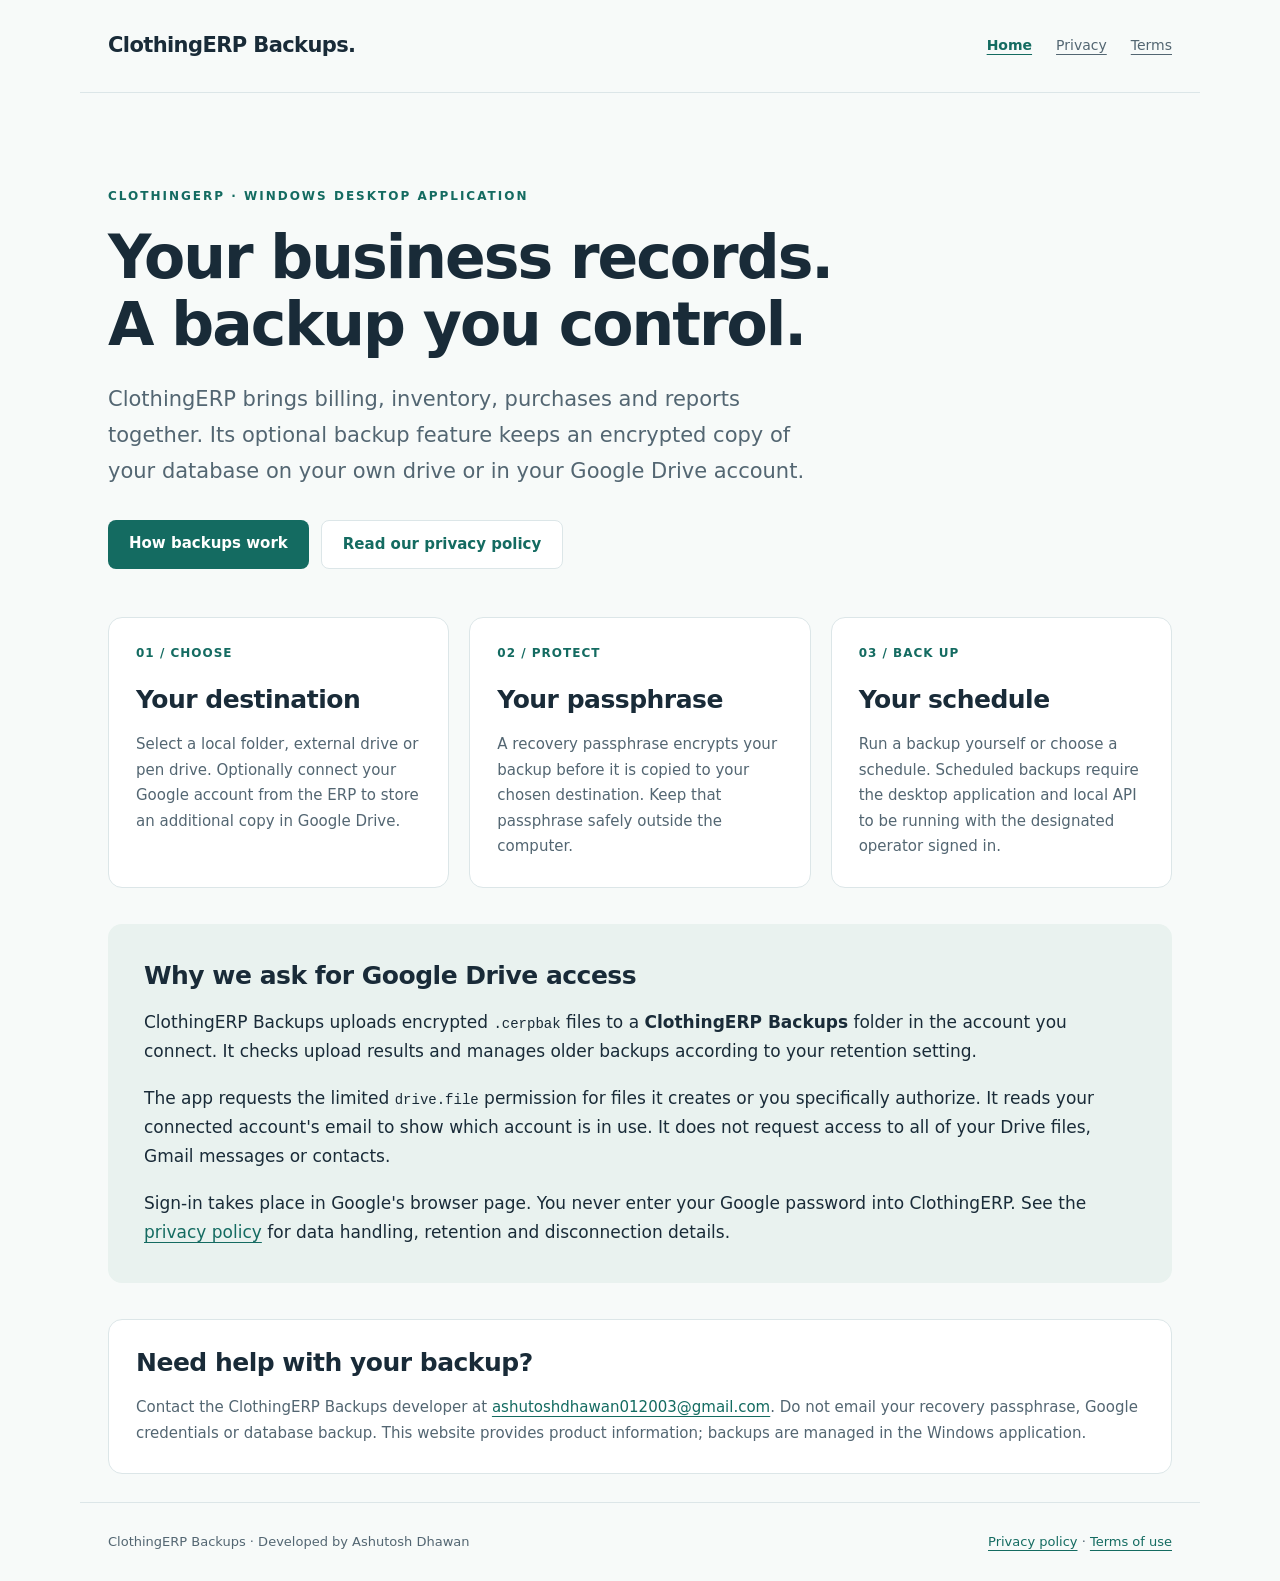
<file: index.html>
<!doctype html>
<html lang="en"><head><meta charset="utf-8"><meta name="viewport" content="width=device-width, initial-scale=1"><title>ClothingERP Backups | Business records, backed up</title><meta name="description" content="ClothingERP Backups creates encrypted database backups on a local drive or in your own Google Drive account."><link rel="stylesheet" href="styles.css"></head><body>
<a class="skip" href="#main">Skip to content</a>
<header><a class="brand" href="index.html">ClothingERP Backups<span aria-hidden="true">.</span></a><nav aria-label="Main navigation"><a href="index.html" aria-current="page">Home</a><a href="privacy.html">Privacy</a><a href="terms.html">Terms</a></nav></header>
<main id="main"><section class="hero"><p class="eyebrow">ClothingERP · Windows desktop application</p><h1>Your business records.<br>A backup you control.</h1><p class="lead">ClothingERP brings billing, inventory, purchases and reports together. Its optional backup feature keeps an encrypted copy of your database on your own drive or in your Google Drive account.</p><div class="actions"><a class="button" href="#how-it-works">How backups work</a><a class="button secondary" href="privacy.html">Read our privacy policy</a></div></section>
<div class="grid" id="how-it-works"><section class="card"><span class="number">01 / CHOOSE</span><h2>Your destination</h2><p>Select a local folder, external drive or pen drive. Optionally connect your Google account from the ERP to store an additional copy in Google Drive.</p></section><section class="card"><span class="number">02 / PROTECT</span><h2>Your passphrase</h2><p>A recovery passphrase encrypts your backup before it is copied to your chosen destination. Keep that passphrase safely outside the computer.</p></section><section class="card"><span class="number">03 / BACK UP</span><h2>Your schedule</h2><p>Run a backup yourself or choose a schedule. Scheduled backups require the desktop application and local API to be running with the designated operator signed in.</p></section></div>
<section class="panel"><h2>Why we ask for Google Drive access</h2><p>ClothingERP Backups uploads encrypted <code>.cerpbak</code> files to a <strong>ClothingERP Backups</strong> folder in the account you connect. It checks upload results and manages older backups according to your retention setting.</p><p>The app requests the limited <code>drive.file</code> permission for files it creates or you specifically authorize. It reads your connected account's email to show which account is in use. It does not request access to all of your Drive files, Gmail messages or contacts.</p><p>Sign-in takes place in Google's browser page. You never enter your Google password into ClothingERP. See the <a href="privacy.html">privacy policy</a> for data handling, retention and disconnection details.</p></section>
<section class="card"><h2>Need help with your backup?</h2><p>Contact the ClothingERP Backups developer at <a href="mailto:ashutoshdhawan012003@gmail.com">ashutoshdhawan012003@gmail.com</a>. Do not email your recovery passphrase, Google credentials or database backup. This website provides product information; backups are managed in the Windows application.</p></section></main>
<footer><span>ClothingERP Backups · Developed by Ashutosh Dhawan</span><span><a href="privacy.html">Privacy policy</a> · <a href="terms.html">Terms of use</a></span></footer></body></html>
</file>
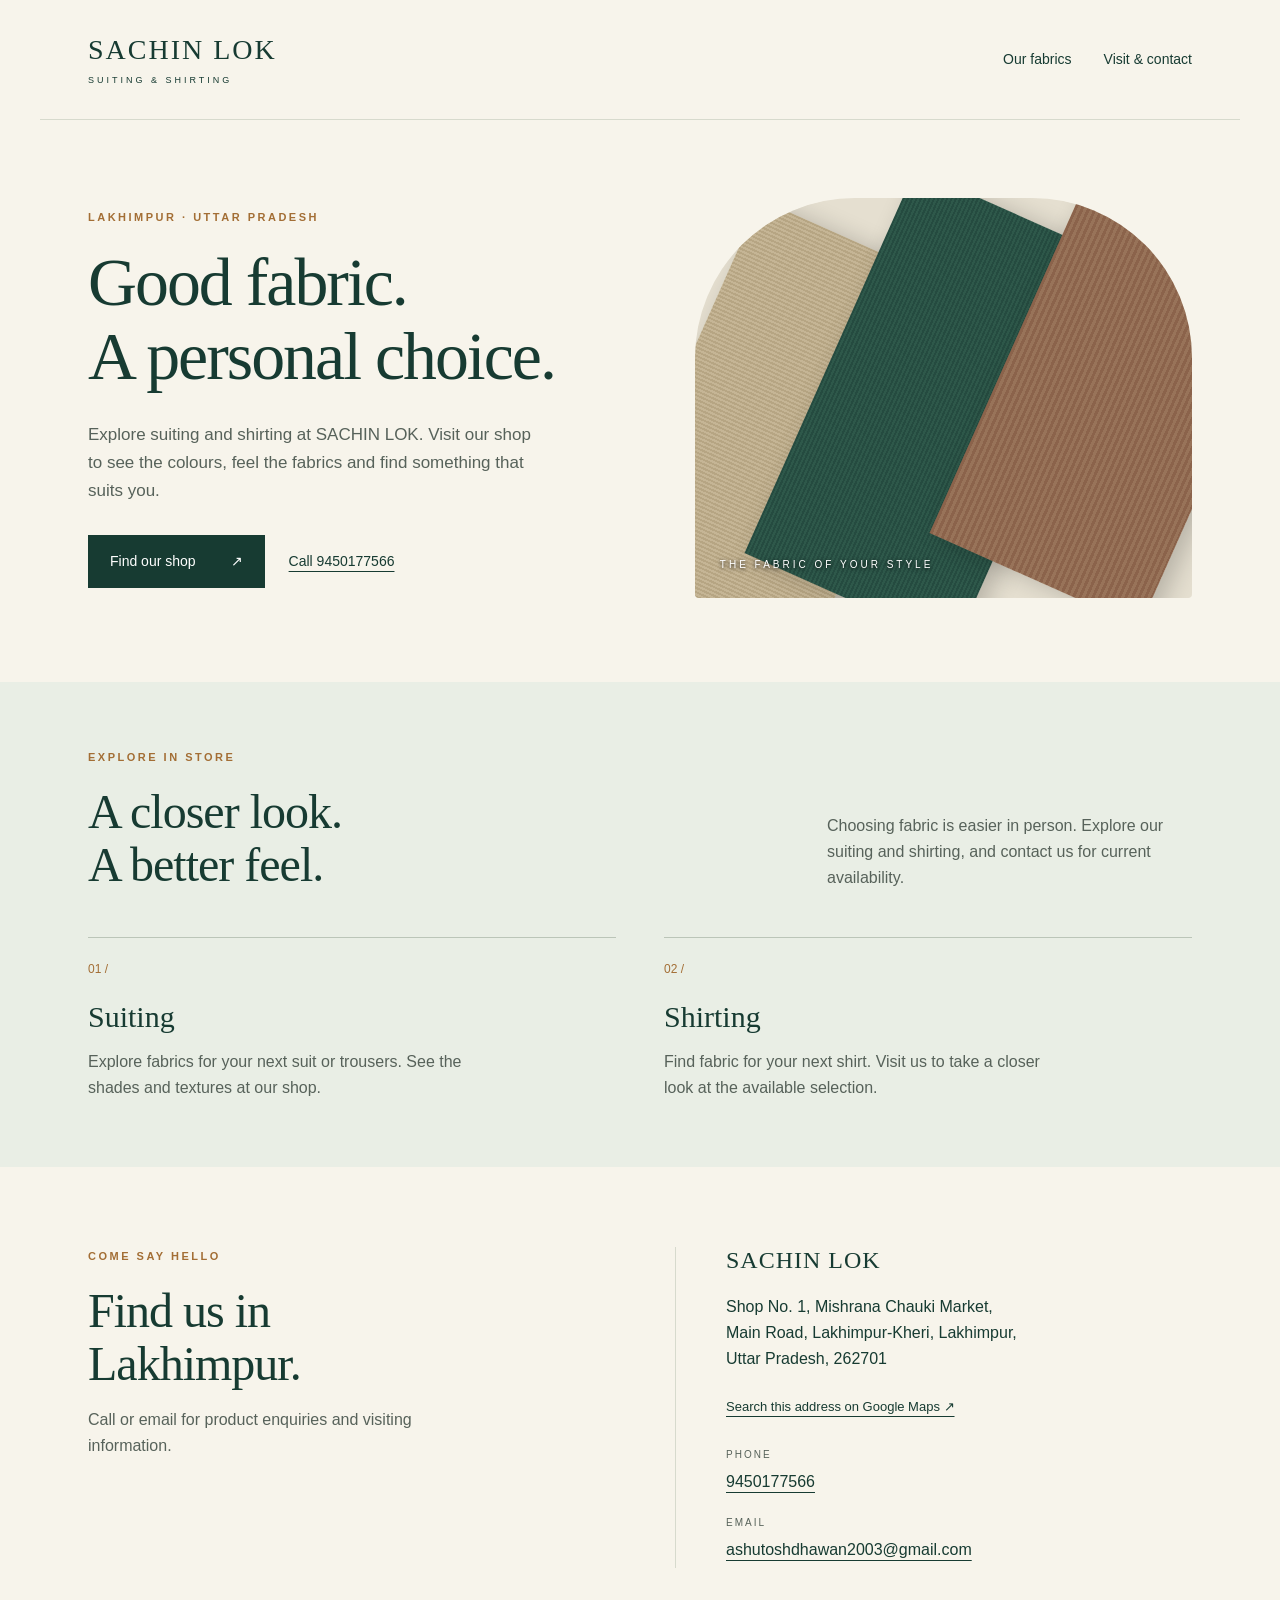
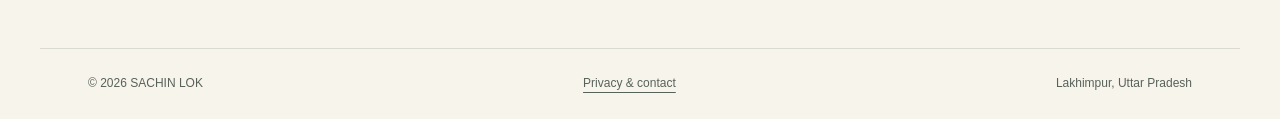
<file: sachinlok/index.html>
<!doctype html>
<html lang="en">
<head>
  <meta charset="utf-8">
  <meta name="viewport" content="width=device-width, initial-scale=1">
  <meta name="description" content="SACHIN LOK — suiting and shirting in Lakhimpur, Uttar Pradesh. Visit Shop No. 1, Mishrana Chauki Market, Main Road, or call 9450177566.">
  <meta name="theme-color" content="#173b32">
  <title>SACHIN LOK | Suiting &amp; Shirting · Lakhimpur</title>
  <link rel="stylesheet" href="styles.css">
</head>
<body>
  <a class="skip" href="#main">Skip to content</a>
  <header class="wrap header">
    <a class="brand" href="./" aria-label="Sachin Lok home">SACHIN LOK<span>SUITING &amp; SHIRTING</span></a>
    <nav aria-label="Main navigation"><a href="#fabrics">Our fabrics</a><a href="#visit">Visit &amp; contact</a></nav>
  </header>
  <main id="main">
    <section class="wrap hero" aria-labelledby="intro">
      <div>
        <p class="eyebrow">LAKHIMPUR · UTTAR PRADESH</p>
        <h1 id="intro">Good fabric.<br>A personal choice.</h1>
        <p class="lead">Explore suiting and shirting at SACHIN LOK. Visit our shop to see the colours, feel the fabrics and find something that suits you.</p>
        <div class="actions"><a class="button" href="#visit">Find our shop <span aria-hidden="true">↗</span></a><a class="text-link" href="tel:+919450177566">Call 9450177566</a></div>
      </div>
      <div class="textile" aria-hidden="true"><div class="swatch swatch-one"></div><div class="swatch swatch-two"></div><div class="swatch swatch-three"></div><span>THE FABRIC OF YOUR STYLE</span></div>
    </section>
    <section class="fabric-section" id="fabrics">
      <div class="wrap">
        <p class="eyebrow">EXPLORE IN STORE</p>
        <div class="section-heading"><h2>A closer look.<br>A better feel.</h2><p>Choosing fabric is easier in person. Explore our suiting and shirting, and contact us for current availability.</p></div>
        <div class="fabric-grid">
          <article><span class="number">01 /</span><h3>Suiting</h3><p>Explore fabrics for your next suit or trousers. See the shades and textures at our shop.</p></article>
          <article><span class="number">02 /</span><h3>Shirting</h3><p>Find fabric for your next shirt. Visit us to take a closer look at the available selection.</p></article>
        </div>
      </div>
    </section>
    <section class="wrap visit" id="visit">
      <div><p class="eyebrow">COME SAY HELLO</p><h2>Find us in<br>Lakhimpur.</h2><p>Call or email for product enquiries and visiting information.</p></div>
      <div class="contact">
        <h3>SACHIN LOK</h3>
        <address>Shop No. 1, Mishrana Chauki Market,<br>Main Road, Lakhimpur-Kheri, Lakhimpur,<br>Uttar Pradesh, 262701</address>
        <a class="directions" href="https://www.google.com/maps/search/?api=1&amp;query=Shop%20No.%201%2C%20Mishrana%20Chauki%20Market%2C%20Main%20Road%2C%20Lakhimpur-Kheri%2C%20Lakhimpur%2C%20Uttar%20Pradesh%20262701" target="_blank" rel="noopener noreferrer">Search this address on Google Maps ↗</a>
        <dl><dt>PHONE</dt><dd><a href="tel:+919450177566">9450177566</a></dd><dt>EMAIL</dt><dd><a href="mailto:ashutoshdhawan2003@gmail.com">ashutoshdhawan2003@gmail.com</a></dd></dl>
      </div>
    </section>
  </main>
  <footer class="wrap footer"><span>© 2026 SACHIN LOK</span><a href="privacy.html">Privacy &amp; contact</a><span>Lakhimpur, Uttar Pradesh</span></footer>
</body>
</html>
</file>
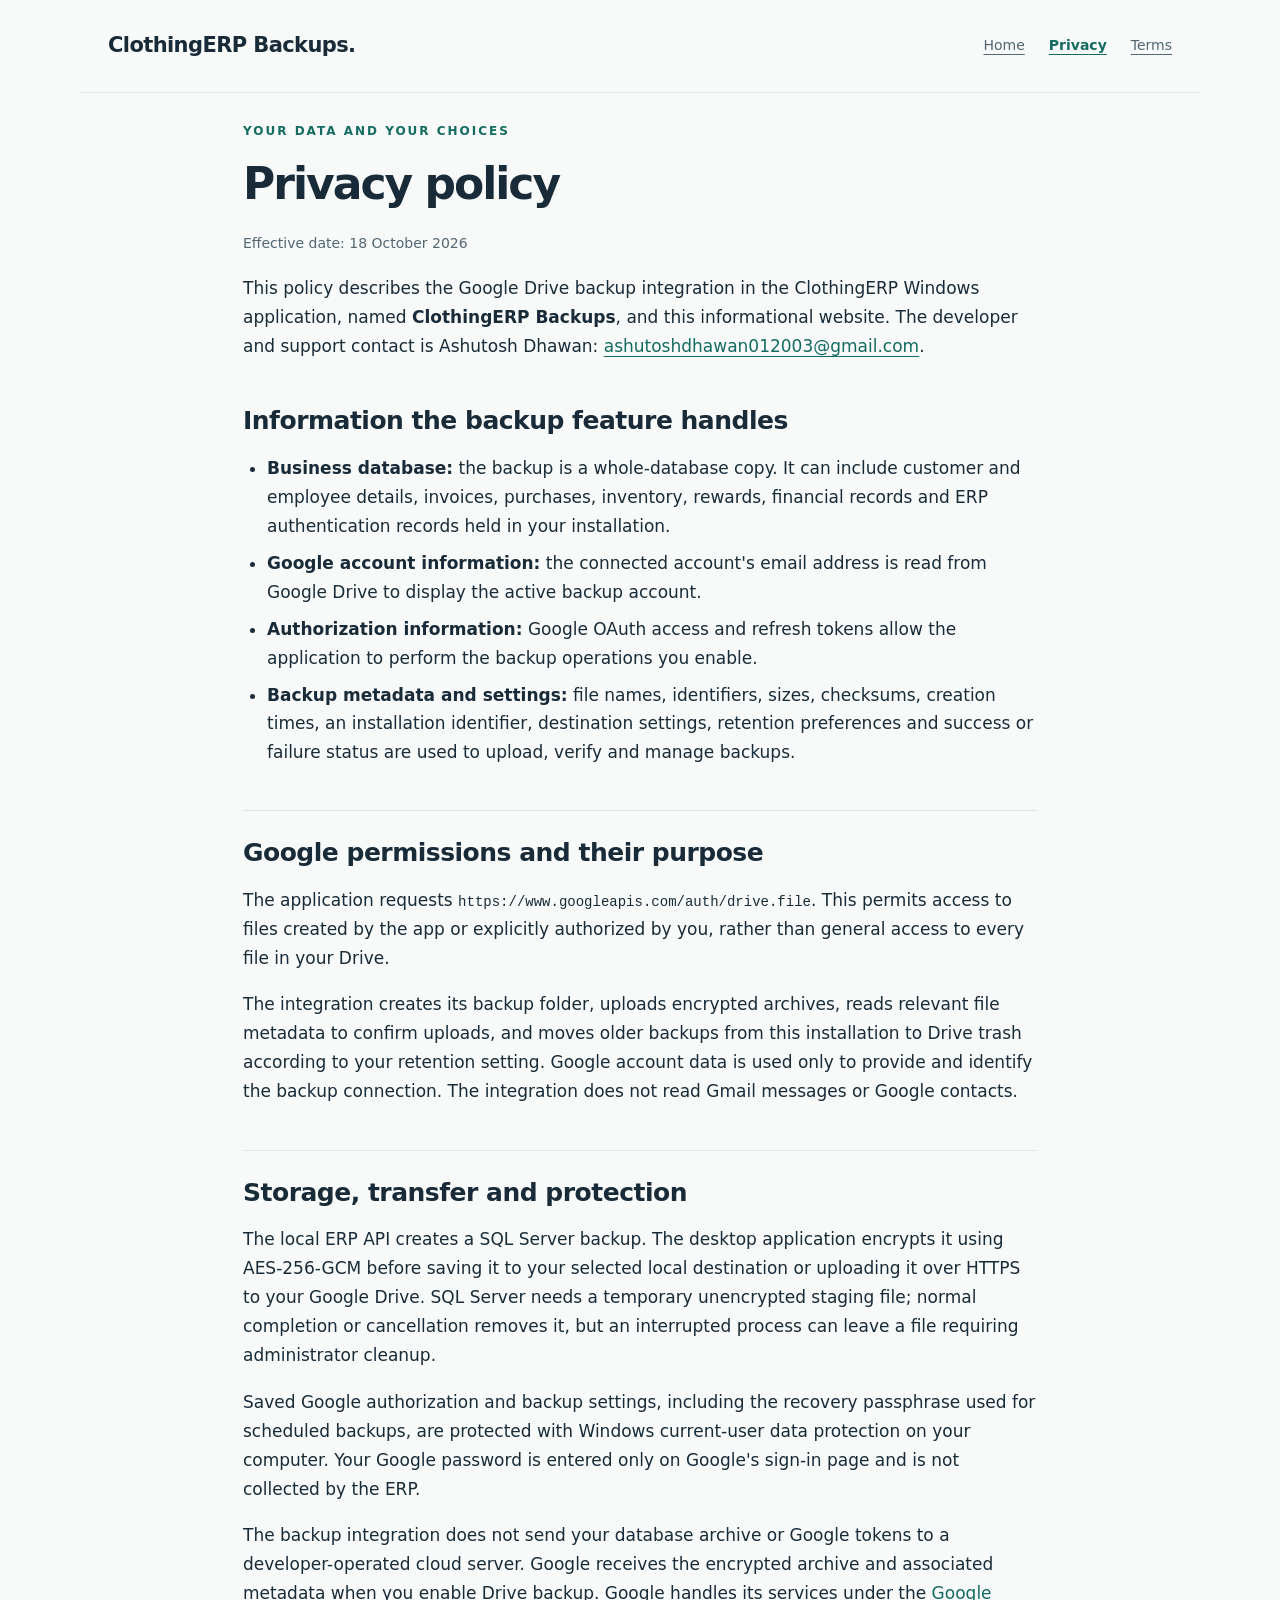
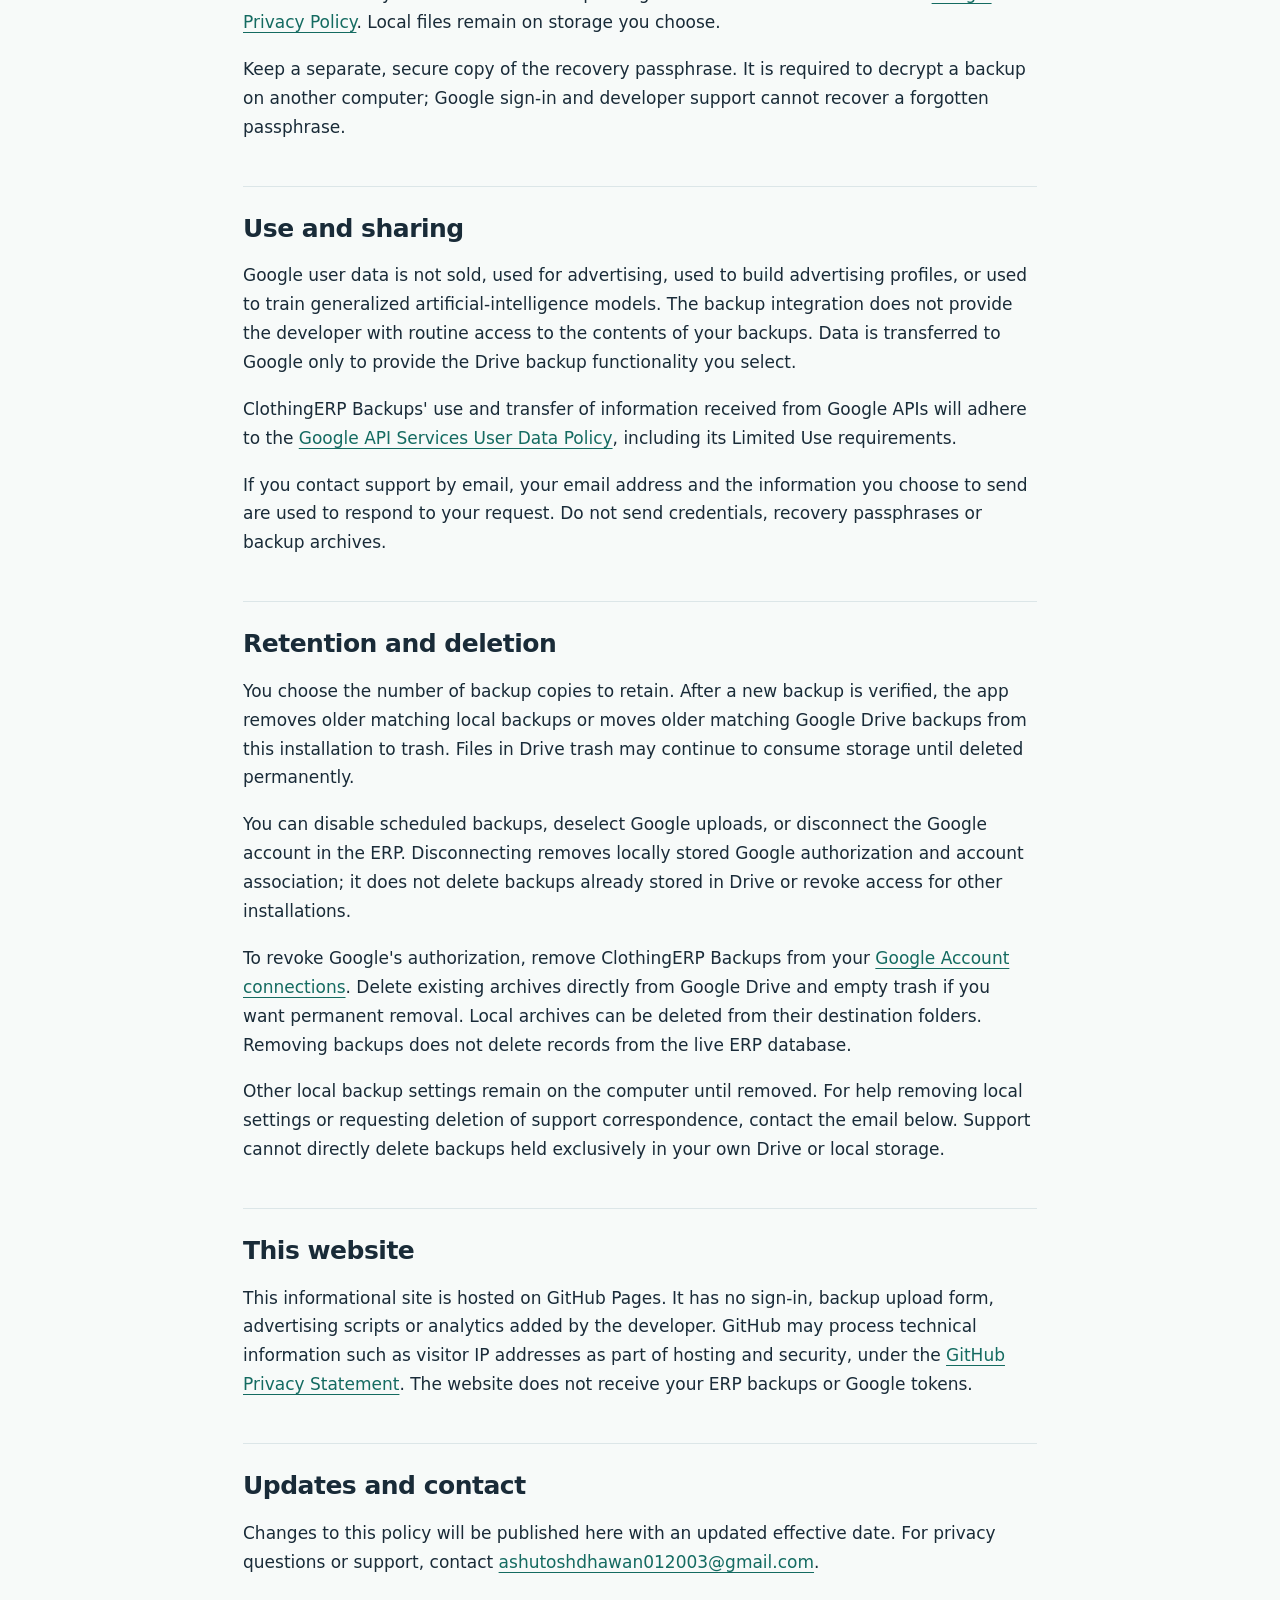
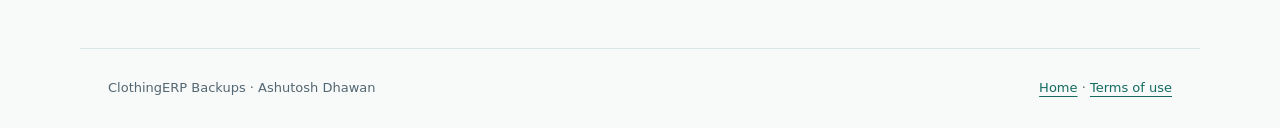
<file: privacy.html>
<!doctype html>
<html lang="en"><head><meta charset="utf-8"><meta name="viewport" content="width=device-width, initial-scale=1"><title>Privacy policy | ClothingERP Backups</title><meta name="description" content="How ClothingERP Backups uses Google Drive permissions, protects backup files, and handles retention and deletion."><link rel="stylesheet" href="styles.css"></head><body><a class="skip" href="#main">Skip to content</a><header><a class="brand" href="index.html">ClothingERP Backups.</a><nav aria-label="Main navigation"><a href="index.html">Home</a><a href="privacy.html" aria-current="page">Privacy</a><a href="terms.html">Terms</a></nav></header>
<main class="legal" id="main"><p class="eyebrow">Your data and your choices</p><h1>Privacy policy</h1><p class="meta">Effective date: 18 October 2026</p><p>This policy describes the Google Drive backup integration in the ClothingERP Windows application, named <strong>ClothingERP Backups</strong>, and this informational website. The developer and support contact is Ashutosh Dhawan: <a href="mailto:ashutoshdhawan012003@gmail.com">ashutoshdhawan012003@gmail.com</a>.</p>
<section><h2>Information the backup feature handles</h2><ul><li><strong>Business database:</strong> the backup is a whole-database copy. It can include customer and employee details, invoices, purchases, inventory, rewards, financial records and ERP authentication records held in your installation.</li><li><strong>Google account information:</strong> the connected account's email address is read from Google Drive to display the active backup account.</li><li><strong>Authorization information:</strong> Google OAuth access and refresh tokens allow the application to perform the backup operations you enable.</li><li><strong>Backup metadata and settings:</strong> file names, identifiers, sizes, checksums, creation times, an installation identifier, destination settings, retention preferences and success or failure status are used to upload, verify and manage backups.</li></ul></section>
<section><h2>Google permissions and their purpose</h2><p>The application requests <code>https://www.googleapis.com/auth/drive.file</code>. This permits access to files created by the app or explicitly authorized by you, rather than general access to every file in your Drive.</p><p>The integration creates its backup folder, uploads encrypted archives, reads relevant file metadata to confirm uploads, and moves older backups from this installation to Drive trash according to your retention setting. Google account data is used only to provide and identify the backup connection. The integration does not read Gmail messages or Google contacts.</p></section>
<section><h2>Storage, transfer and protection</h2><p>The local ERP API creates a SQL Server backup. The desktop application encrypts it using AES-256-GCM before saving it to your selected local destination or uploading it over HTTPS to your Google Drive. SQL Server needs a temporary unencrypted staging file; normal completion or cancellation removes it, but an interrupted process can leave a file requiring administrator cleanup.</p><p>Saved Google authorization and backup settings, including the recovery passphrase used for scheduled backups, are protected with Windows current-user data protection on your computer. Your Google password is entered only on Google's sign-in page and is not collected by the ERP.</p><p>The backup integration does not send your database archive or Google tokens to a developer-operated cloud server. Google receives the encrypted archive and associated metadata when you enable Drive backup. Google handles its services under the <a href="https://policies.google.com/privacy">Google Privacy Policy</a>. Local files remain on storage you choose.</p><p>Keep a separate, secure copy of the recovery passphrase. It is required to decrypt a backup on another computer; Google sign-in and developer support cannot recover a forgotten passphrase.</p></section>
<section><h2>Use and sharing</h2><p>Google user data is not sold, used for advertising, used to build advertising profiles, or used to train generalized artificial-intelligence models. The backup integration does not provide the developer with routine access to the contents of your backups. Data is transferred to Google only to provide the Drive backup functionality you select.</p><p>ClothingERP Backups' use and transfer of information received from Google APIs will adhere to the <a href="https://developers.google.com/terms/api-services-user-data-policy">Google API Services User Data Policy</a>, including its Limited Use requirements.</p><p>If you contact support by email, your email address and the information you choose to send are used to respond to your request. Do not send credentials, recovery passphrases or backup archives.</p></section>
<section><h2>Retention and deletion</h2><p>You choose the number of backup copies to retain. After a new backup is verified, the app removes older matching local backups or moves older matching Google Drive backups from this installation to trash. Files in Drive trash may continue to consume storage until deleted permanently.</p><p>You can disable scheduled backups, deselect Google uploads, or disconnect the Google account in the ERP. Disconnecting removes locally stored Google authorization and account association; it does not delete backups already stored in Drive or revoke access for other installations.</p><p>To revoke Google's authorization, remove ClothingERP Backups from your <a href="https://myaccount.google.com/connections">Google Account connections</a>. Delete existing archives directly from Google Drive and empty trash if you want permanent removal. Local archives can be deleted from their destination folders. Removing backups does not delete records from the live ERP database.</p><p>Other local backup settings remain on the computer until removed. For help removing local settings or requesting deletion of support correspondence, contact the email below. Support cannot directly delete backups held exclusively in your own Drive or local storage.</p></section>
<section><h2>This website</h2><p>This informational site is hosted on GitHub Pages. It has no sign-in, backup upload form, advertising scripts or analytics added by the developer. GitHub may process technical information such as visitor IP addresses as part of hosting and security, under the <a href="https://docs.github.com/en/site-policy/privacy-policies/github-general-privacy-statement">GitHub Privacy Statement</a>. The website does not receive your ERP backups or Google tokens.</p></section>
<section><h2>Updates and contact</h2><p>Changes to this policy will be published here with an updated effective date. For privacy questions or support, contact <a href="mailto:ashutoshdhawan012003@gmail.com">ashutoshdhawan012003@gmail.com</a>.</p></section></main><footer><span>ClothingERP Backups · Ashutosh Dhawan</span><span><a href="index.html">Home</a> · <a href="terms.html">Terms of use</a></span></footer></body></html>
</file>
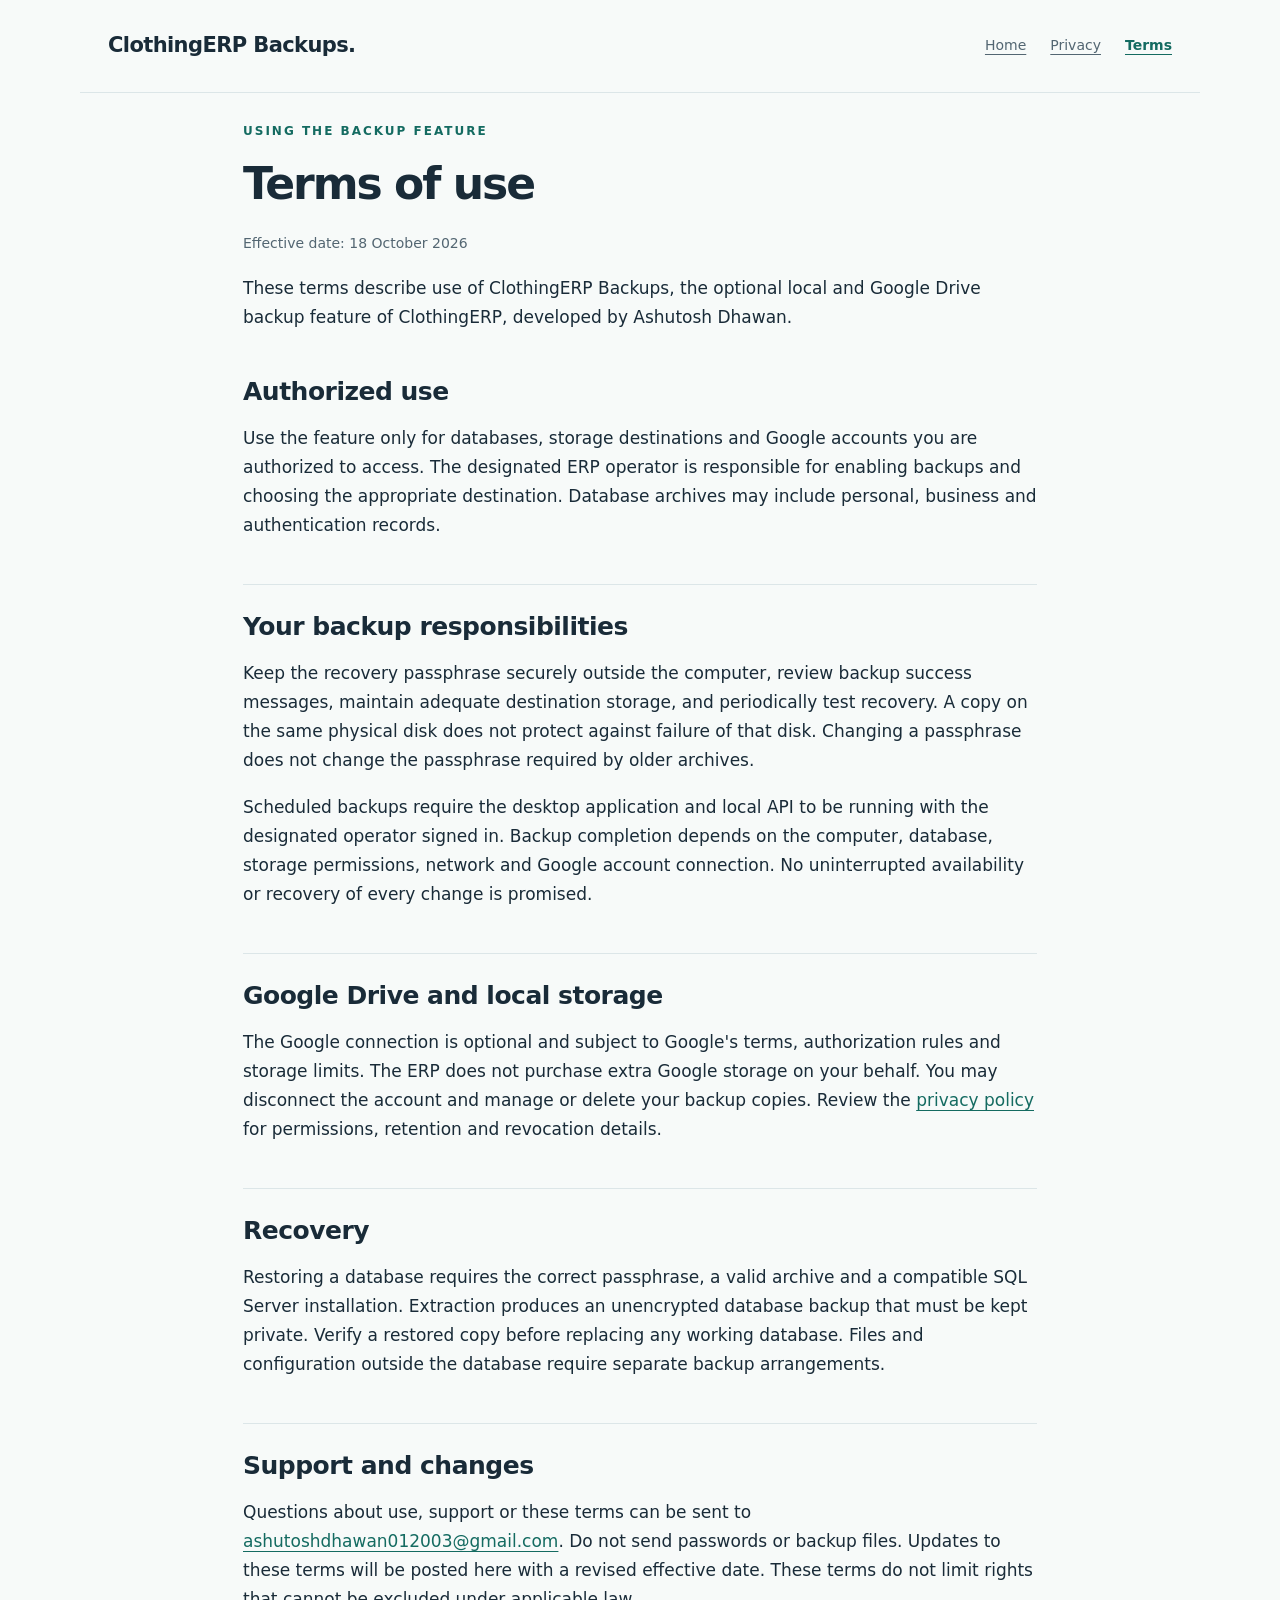
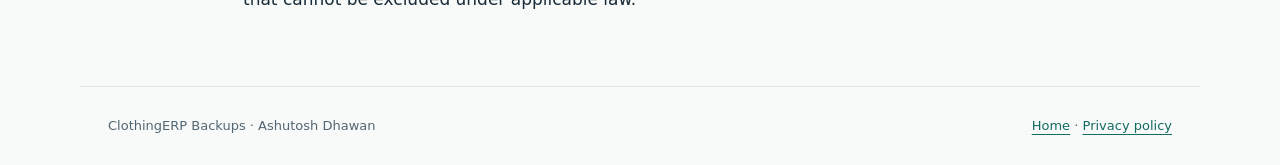
<file: terms.html>
<!doctype html>
<html lang="en"><head><meta charset="utf-8"><meta name="viewport" content="width=device-width, initial-scale=1"><title>Terms of use | ClothingERP Backups</title><meta name="description" content="Terms for using ClothingERP Backups and its optional Google Drive connection."><link rel="stylesheet" href="styles.css"></head><body><a class="skip" href="#main">Skip to content</a><header><a class="brand" href="index.html">ClothingERP Backups.</a><nav aria-label="Main navigation"><a href="index.html">Home</a><a href="privacy.html">Privacy</a><a href="terms.html" aria-current="page">Terms</a></nav></header>
<main class="legal" id="main"><p class="eyebrow">Using the backup feature</p><h1>Terms of use</h1><p class="meta">Effective date: 18 October 2026</p><p>These terms describe use of ClothingERP Backups, the optional local and Google Drive backup feature of ClothingERP, developed by Ashutosh Dhawan.</p>
<section><h2>Authorized use</h2><p>Use the feature only for databases, storage destinations and Google accounts you are authorized to access. The designated ERP operator is responsible for enabling backups and choosing the appropriate destination. Database archives may include personal, business and authentication records.</p></section>
<section><h2>Your backup responsibilities</h2><p>Keep the recovery passphrase securely outside the computer, review backup success messages, maintain adequate destination storage, and periodically test recovery. A copy on the same physical disk does not protect against failure of that disk. Changing a passphrase does not change the passphrase required by older archives.</p><p>Scheduled backups require the desktop application and local API to be running with the designated operator signed in. Backup completion depends on the computer, database, storage permissions, network and Google account connection. No uninterrupted availability or recovery of every change is promised.</p></section>
<section><h2>Google Drive and local storage</h2><p>The Google connection is optional and subject to Google's terms, authorization rules and storage limits. The ERP does not purchase extra Google storage on your behalf. You may disconnect the account and manage or delete your backup copies. Review the <a href="privacy.html">privacy policy</a> for permissions, retention and revocation details.</p></section>
<section><h2>Recovery</h2><p>Restoring a database requires the correct passphrase, a valid archive and a compatible SQL Server installation. Extraction produces an unencrypted database backup that must be kept private. Verify a restored copy before replacing any working database. Files and configuration outside the database require separate backup arrangements.</p></section>
<section><h2>Support and changes</h2><p>Questions about use, support or these terms can be sent to <a href="mailto:ashutoshdhawan012003@gmail.com">ashutoshdhawan012003@gmail.com</a>. Do not send passwords or backup files. Updates to these terms will be posted here with a revised effective date. These terms do not limit rights that cannot be excluded under applicable law.</p></section></main><footer><span>ClothingERP Backups · Ashutosh Dhawan</span><span><a href="index.html">Home</a> · <a href="privacy.html">Privacy policy</a></span></footer></body></html>
</file>
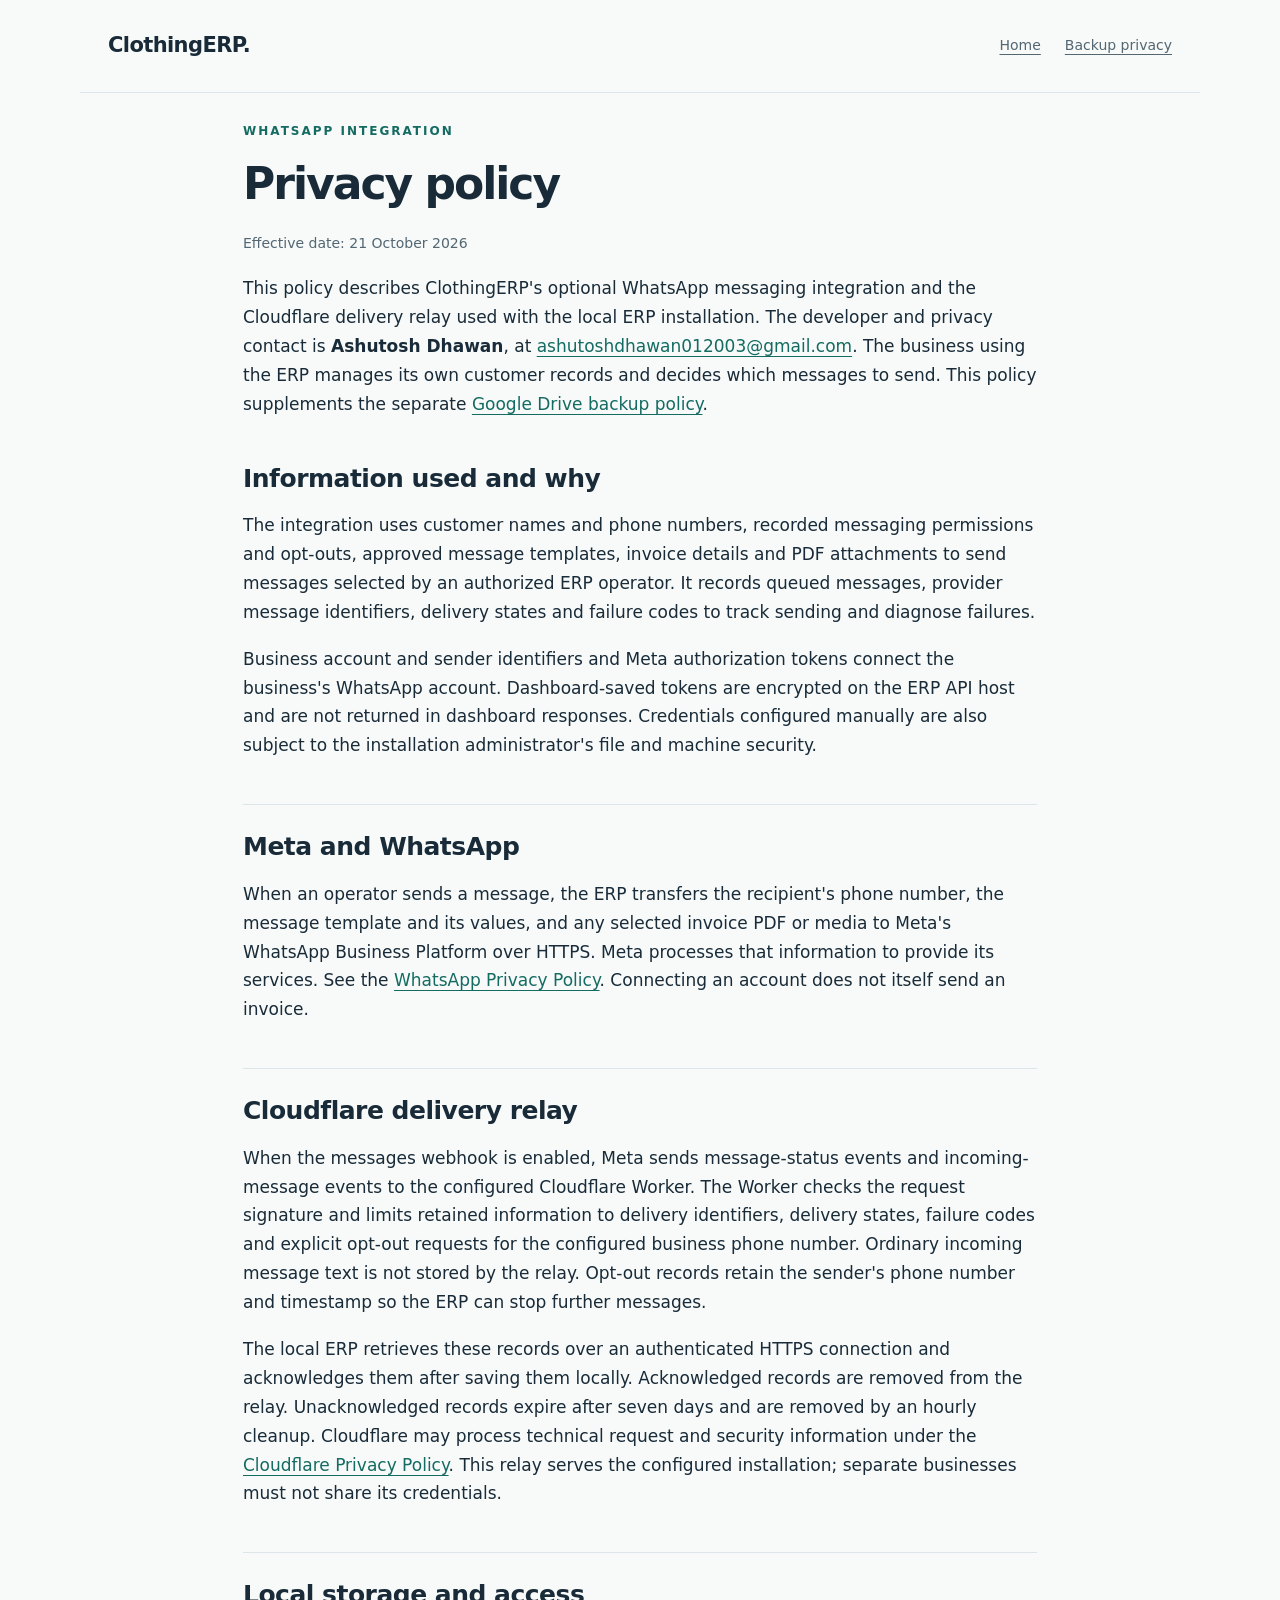
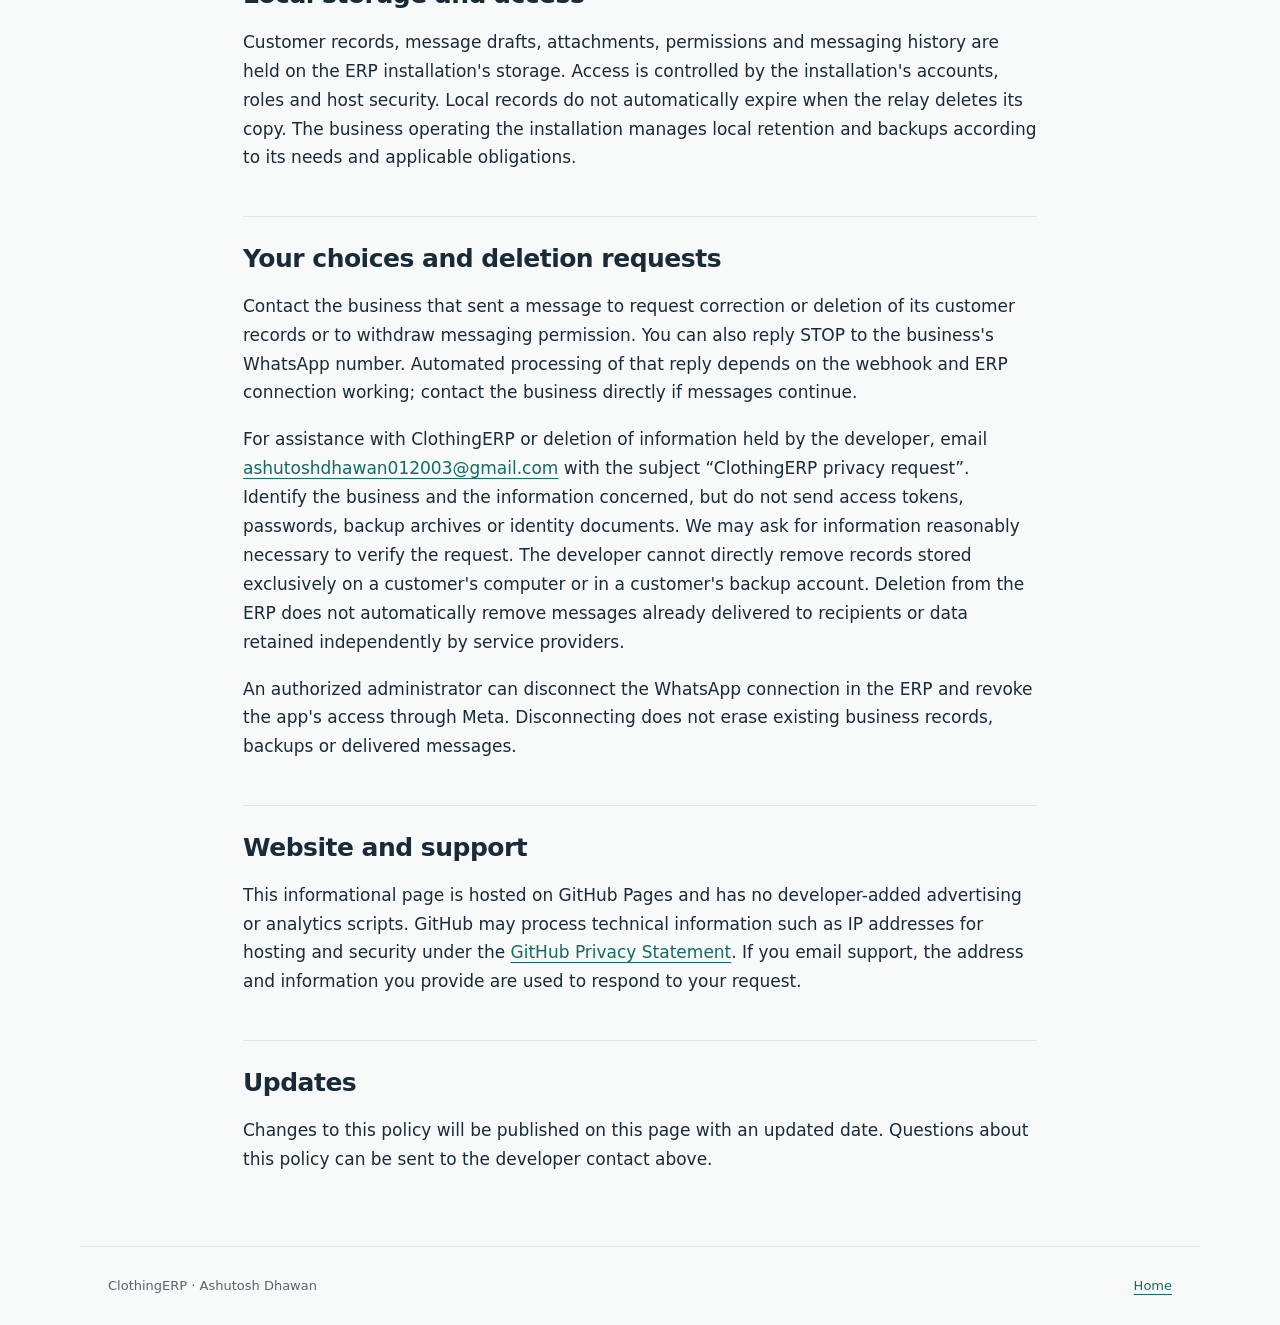
<file: whatsapp-privacy.html>
<!doctype html>
<html lang="en"><head><meta charset="utf-8"><meta name="viewport" content="width=device-width, initial-scale=1"><title>WhatsApp privacy policy | ClothingERP</title><meta name="description" content="Information handled by ClothingERP's WhatsApp integration and delivery relay."><link rel="stylesheet" href="styles.css"></head>
<body><a class="skip" href="#main">Skip to content</a><header><a class="brand" href="index.html">ClothingERP.</a><nav aria-label="Main navigation"><a href="index.html">Home</a><a href="privacy.html">Backup privacy</a></nav></header>
<main class="legal" id="main"><p class="eyebrow">WhatsApp integration</p><h1>Privacy policy</h1><p class="meta">Effective date: 21 October 2026</p>
<p>This policy describes ClothingERP's optional WhatsApp messaging integration and the Cloudflare delivery relay used with the local ERP installation. The developer and privacy contact is <strong>Ashutosh Dhawan</strong>, at <a href="mailto:ashutoshdhawan012003@gmail.com">ashutoshdhawan012003@gmail.com</a>. The business using the ERP manages its own customer records and decides which messages to send. This policy supplements the separate <a href="privacy.html">Google Drive backup policy</a>.</p>
<section><h2>Information used and why</h2><p>The integration uses customer names and phone numbers, recorded messaging permissions and opt-outs, approved message templates, invoice details and PDF attachments to send messages selected by an authorized ERP operator. It records queued messages, provider message identifiers, delivery states and failure codes to track sending and diagnose failures.</p><p>Business account and sender identifiers and Meta authorization tokens connect the business's WhatsApp account. Dashboard-saved tokens are encrypted on the ERP API host and are not returned in dashboard responses. Credentials configured manually are also subject to the installation administrator's file and machine security.</p></section>
<section><h2>Meta and WhatsApp</h2><p>When an operator sends a message, the ERP transfers the recipient's phone number, the message template and its values, and any selected invoice PDF or media to Meta's WhatsApp Business Platform over HTTPS. Meta processes that information to provide its services. See the <a href="https://www.whatsapp.com/legal/privacy-policy">WhatsApp Privacy Policy</a>. Connecting an account does not itself send an invoice.</p></section>
<section><h2>Cloudflare delivery relay</h2><p>When the messages webhook is enabled, Meta sends message-status events and incoming-message events to the configured Cloudflare Worker. The Worker checks the request signature and limits retained information to delivery identifiers, delivery states, failure codes and explicit opt-out requests for the configured business phone number. Ordinary incoming message text is not stored by the relay. Opt-out records retain the sender's phone number and timestamp so the ERP can stop further messages.</p><p>The local ERP retrieves these records over an authenticated HTTPS connection and acknowledges them after saving them locally. Acknowledged records are removed from the relay. Unacknowledged records expire after seven days and are removed by an hourly cleanup. Cloudflare may process technical request and security information under the <a href="https://www.cloudflare.com/privacypolicy/">Cloudflare Privacy Policy</a>. This relay serves the configured installation; separate businesses must not share its credentials.</p></section>
<section><h2>Local storage and access</h2><p>Customer records, message drafts, attachments, permissions and messaging history are held on the ERP installation's storage. Access is controlled by the installation's accounts, roles and host security. Local records do not automatically expire when the relay deletes its copy. The business operating the installation manages local retention and backups according to its needs and applicable obligations.</p></section>
<section><h2>Your choices and deletion requests</h2><p>Contact the business that sent a message to request correction or deletion of its customer records or to withdraw messaging permission. You can also reply STOP to the business's WhatsApp number. Automated processing of that reply depends on the webhook and ERP connection working; contact the business directly if messages continue.</p><p>For assistance with ClothingERP or deletion of information held by the developer, email <a href="mailto:ashutoshdhawan012003@gmail.com">ashutoshdhawan012003@gmail.com</a> with the subject “ClothingERP privacy request”. Identify the business and the information concerned, but do not send access tokens, passwords, backup archives or identity documents. We may ask for information reasonably necessary to verify the request. The developer cannot directly remove records stored exclusively on a customer's computer or in a customer's backup account. Deletion from the ERP does not automatically remove messages already delivered to recipients or data retained independently by service providers.</p><p>An authorized administrator can disconnect the WhatsApp connection in the ERP and revoke the app's access through Meta. Disconnecting does not erase existing business records, backups or delivered messages.</p></section>
<section><h2>Website and support</h2><p>This informational page is hosted on GitHub Pages and has no developer-added advertising or analytics scripts. GitHub may process technical information such as IP addresses for hosting and security under the <a href="https://docs.github.com/en/site-policy/privacy-policies/github-general-privacy-statement">GitHub Privacy Statement</a>. If you email support, the address and information you provide are used to respond to your request.</p></section>
<section><h2>Updates</h2><p>Changes to this policy will be published on this page with an updated date. Questions about this policy can be sent to the developer contact above.</p></section>
</main><footer><span>ClothingERP · Ashutosh Dhawan</span><a href="index.html">Home</a></footer></body></html>
</file>
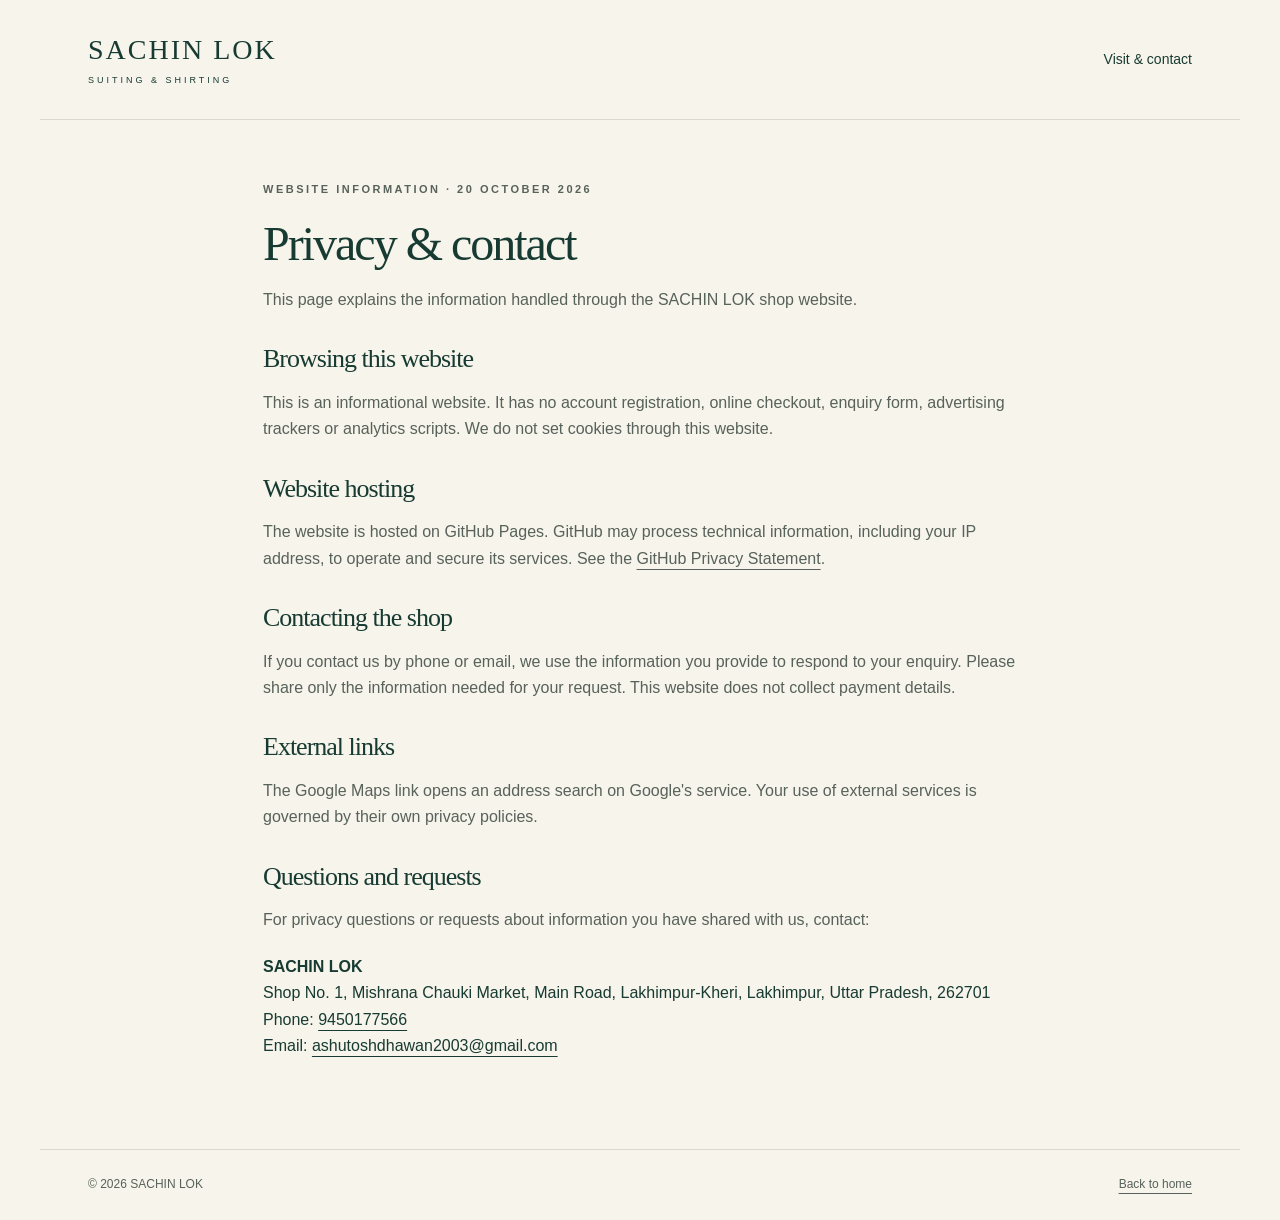
<file: sachinlok/privacy.html>
<!doctype html>
<html lang="en"><head><meta charset="utf-8"><meta name="viewport" content="width=device-width, initial-scale=1"><title>Privacy &amp; Contact | SACHIN LOK</title><meta name="description" content="Privacy information and contact details for the SACHIN LOK shop website."><link rel="stylesheet" href="styles.css"></head>
<body><a class="skip" href="#main">Skip to content</a><header class="wrap header"><a class="brand" href="./">SACHIN LOK<span>SUITING &amp; SHIRTING</span></a><nav aria-label="Main navigation"><a href="./#visit">Visit &amp; contact</a></nav></header>
<main id="main" class="wrap legal"><p class="eyebrow">WEBSITE INFORMATION · 20 OCTOBER 2026</p><h1>Privacy &amp; contact</h1>
<p>This page explains the information handled through the SACHIN LOK shop website.</p>
<h2>Browsing this website</h2><p>This is an informational website. It has no account registration, online checkout, enquiry form, advertising trackers or analytics scripts. We do not set cookies through this website.</p>
<h2>Website hosting</h2><p>The website is hosted on GitHub Pages. GitHub may process technical information, including your IP address, to operate and secure its services. See the <a href="https://docs.github.com/en/site-policy/privacy-policies/github-general-privacy-statement">GitHub Privacy Statement</a>.</p>
<h2>Contacting the shop</h2><p>If you contact us by phone or email, we use the information you provide to respond to your enquiry. Please share only the information needed for your request. This website does not collect payment details.</p>
<h2>External links</h2><p>The Google Maps link opens an address search on Google's service. Your use of external services is governed by their own privacy policies.</p>
<h2>Questions and requests</h2><p>For privacy questions or requests about information you have shared with us, contact:</p>
<address><strong>SACHIN LOK</strong><br>Shop No. 1, Mishrana Chauki Market, Main Road, Lakhimpur-Kheri, Lakhimpur, Uttar Pradesh, 262701<br>Phone: <a href="tel:+919450177566">9450177566</a><br>Email: <a href="mailto:ashutoshdhawan2003@gmail.com">ashutoshdhawan2003@gmail.com</a></address>
</main><footer class="wrap footer"><span>© 2026 SACHIN LOK</span><a href="./">Back to home</a></footer></body></html>
</file>
<file: styles.css>
:root{color-scheme:light;--ink:#192b38;--muted:#536672;--line:#dce6e8;--accent:#146b61}*{box-sizing:border-box}body{margin:0;font:17px/1.7 system-ui,-apple-system,"Segoe UI",sans-serif;color:var(--ink);background:#f7faf9}a{color:var(--accent);text-underline-offset:4px}a:hover{text-decoration-thickness:2px}a:focus-visible{outline:3px solid #c47d23;outline-offset:5px}header,main,footer{max-width:1120px;margin:auto;padding:28px}header{display:flex;align-items:center;justify-content:space-between;gap:24px;border-bottom:1px solid var(--line)}.brand{font-size:21px;font-weight:750;letter-spacing:-.6px;text-decoration:none;color:var(--ink)}nav{display:flex;gap:24px;flex-wrap:wrap;font-size:14px}nav a{color:var(--muted)}nav a[aria-current]{color:var(--accent);font-weight:700}.hero{padding:65px 0 48px;max-width:850px}.eyebrow{font-size:12px;font-weight:750;letter-spacing:2px;text-transform:uppercase;color:var(--accent)}h1{font-size:clamp(36px,5vw,60px);line-height:1.12;letter-spacing:-2px;margin:18px 0 24px}h2{font-size:25px;line-height:1.3;letter-spacing:-.5px;margin:0 0 16px}h3{font-size:19px;margin:0 0 10px}p{margin:0 0 18px}.lead{font-size:21px;color:var(--muted);max-width:700px}.actions{display:flex;flex-wrap:wrap;gap:12px;margin-top:30px}.button{display:inline-block;background:var(--accent);color:white;padding:11px 21px;border-radius:8px;text-decoration:none;font-weight:650;font-size:15px}.button.secondary{background:white;color:var(--accent);border:1px solid var(--line)}.grid{display:grid;grid-template-columns:repeat(3,1fr);gap:20px;margin-bottom:36px}.card{background:white;border:1px solid var(--line);border-radius:14px;padding:27px}.card p{font-size:15px;color:var(--muted);margin:0}.number{display:block;color:var(--accent);font:700 12px/1.4 system-ui;margin-bottom:22px;letter-spacing:1px}.panel{background:#e9f2ef;padding:36px;border-radius:14px;margin:24px 0 36px}.panel p:last-child{margin-bottom:0}.legal{max-width:850px}.legal h1{font-size:44px}.legal section{padding:26px 0;border-bottom:1px solid var(--line)}.legal section:last-child{border:0}.meta{font-size:14px;color:var(--muted)}code{font-size:14px;overflow-wrap:anywhere}footer{border-top:1px solid var(--line);font-size:13px;color:var(--muted);display:flex;justify-content:space-between;gap:16px;flex-wrap:wrap}footer a{overflow-wrap:anywhere}.skip{position:absolute;top:-100px;background:white;padding:10px}.skip:focus{top:0}ul,ol{padding-left:24px}li{margin-bottom:8px}@media(max-width:680px){header{align-items:flex-start;flex-direction:column;gap:12px}header,main,footer{padding:22px}nav{gap:18px}.hero{padding:35px 0}.grid{grid-template-columns:1fr;gap:12px}.panel{padding:24px}h1{letter-spacing:-1.2px}.legal h1{font-size:36px}.lead{font-size:19px}}
</file>
<file: sachinlok/styles.css>
:root{color-scheme:light;--paper:#f7f4eb;--ink:#173b32;--muted:#57625a;--line:#d7dacd;--gold:#a36e35}
*{box-sizing:border-box}html{scroll-behavior:smooth;scroll-padding-top:30px}body{margin:0;background:var(--paper);color:var(--ink);font-family:Arial,Helvetica,sans-serif;line-height:1.65}a{color:inherit;text-underline-offset:5px}a:focus-visible{outline:3px solid var(--gold);outline-offset:6px}.wrap{max-width:1200px;margin:auto;padding-left:48px;padding-right:48px}.header{min-height:120px;display:flex;justify-content:space-between;align-items:center;gap:24px;border-bottom:1px solid var(--line)}.brand{font-family:Georgia,serif;font-size:28px;letter-spacing:2px;text-decoration:none;line-height:1.3}.brand span{display:block;font-family:Arial,sans-serif;letter-spacing:3px;font-size:9px;margin-top:7px}nav{display:flex;gap:32px;font-size:14px}nav a{text-decoration:none}.hero{display:grid;grid-template-columns:1.1fr 1fr;gap:60px;align-items:center;padding-top:78px;padding-bottom:84px}.eyebrow{font-size:11px;font-weight:700;letter-spacing:2.5px;color:var(--gold);margin:0 0 20px}h1,h2,h3{font-family:Georgia,'Times New Roman',serif;font-weight:400;line-height:1.1;margin:0}h1{font-size:clamp(44px,5.3vw,68px);letter-spacing:-2px}h2{font-size:clamp(36px,4vw,48px);letter-spacing:-1px}h3{font-size:30px}.lead{font-size:17px;max-width:460px;margin:26px 0;color:var(--muted)}.actions{display:flex;align-items:center;gap:24px;flex-wrap:wrap;margin-top:30px}.button{background:var(--ink);color:white;text-decoration:none;padding:15px 22px;font-size:14px;display:inline-flex;gap:35px}.button:hover{background:#265545}.text-link{font-size:14px}.textile{height:400px;position:relative;overflow:hidden;background:#e5dfd0;border-radius:160px 160px 4px 4px}.swatch{position:absolute;width:230px;height:420px;transform:rotate(24deg);box-shadow:10px 0 24px #0003}.swatch-one{left:-30px;top:30px;background:repeating-linear-gradient(0deg,#c5b595 0 2px,#b6a583 2px 4px)}.swatch-two{left:125px;top:0;background:repeating-linear-gradient(90deg,#254b40 0 2px,#2e584a 2px 4px)}.swatch-three{left:310px;top:-20px;background:repeating-linear-gradient(90deg,#8b634b 0 3px,#987359 3px 6px)}.textile span{position:absolute;bottom:25px;left:25px;right:25px;color:white;font-size:10px;letter-spacing:3px;text-shadow:0 1px 4px #000}.fabric-section{padding:66px 0;background:#e9eee5}.section-heading{display:flex;justify-content:space-between;gap:40px;align-items:end}.section-heading p{max-width:365px;color:var(--muted);margin:0}.fabric-grid{display:grid;grid-template-columns:1fr 1fr;gap:48px;margin-top:45px}.fabric-grid article{border-top:1px solid #bbc5b8;padding-top:22px}.number{font-size:12px;color:var(--gold);display:block;margin-bottom:20px}.fabric-grid p{max-width:390px;color:var(--muted);margin-bottom:0}.visit{display:grid;grid-template-columns:1fr 1fr;gap:70px;padding-top:80px;padding-bottom:80px}.visit p{max-width:330px;color:var(--muted)}.visit .eyebrow{color:var(--gold)}.contact{border-left:1px solid var(--line);padding-left:50px}.contact h3{font-size:24px;letter-spacing:1px}address{font-style:normal;margin:20px 0}.directions{font-size:13px}dl{margin:28px 0 0}dt{font-size:10px;letter-spacing:2px;color:var(--muted);margin-top:20px}dd{margin:5px 0;overflow-wrap:anywhere}.footer{display:flex;justify-content:space-between;gap:20px;flex-wrap:wrap;padding-top:25px;padding-bottom:25px;border-top:1px solid var(--line);font-size:12px;color:var(--muted)}.skip{position:absolute;top:-100px;background:white;padding:12px;z-index:10}.skip:focus{top:0}.legal{max-width:850px;padding-top:60px;padding-bottom:70px}.legal h1{font-size:48px}.legal h2{font-size:26px;margin-top:32px}.legal p{color:var(--muted)}
@media(max-width:760px){.wrap{padding-left:24px;padding-right:24px}.header{min-height:105px}.brand{font-size:23px}nav{gap:16px;font-size:12px}.hero{grid-template-columns:1fr;padding-top:42px;padding-bottom:45px;gap:35px}.textile{height:290px;max-width:500px;width:100%;border-radius:110px 110px 4px 4px}.section-heading{display:block}.section-heading p{margin-top:22px}.fabric-section{padding:42px 0}.fabric-grid{gap:24px}.visit{grid-template-columns:1fr;gap:25px;padding-top:45px;padding-bottom:45px}.contact{border-left:0;border-top:1px solid var(--line);padding:25px 0 0}.footer{font-size:11px}.legal h1{font-size:38px}}
@media(max-width:400px){nav{flex-direction:column;gap:5px}.fabric-grid{grid-template-columns:1fr}.textile{height:250px}}
@media(prefers-reduced-motion:reduce){html{scroll-behavior:auto}}
</file>
